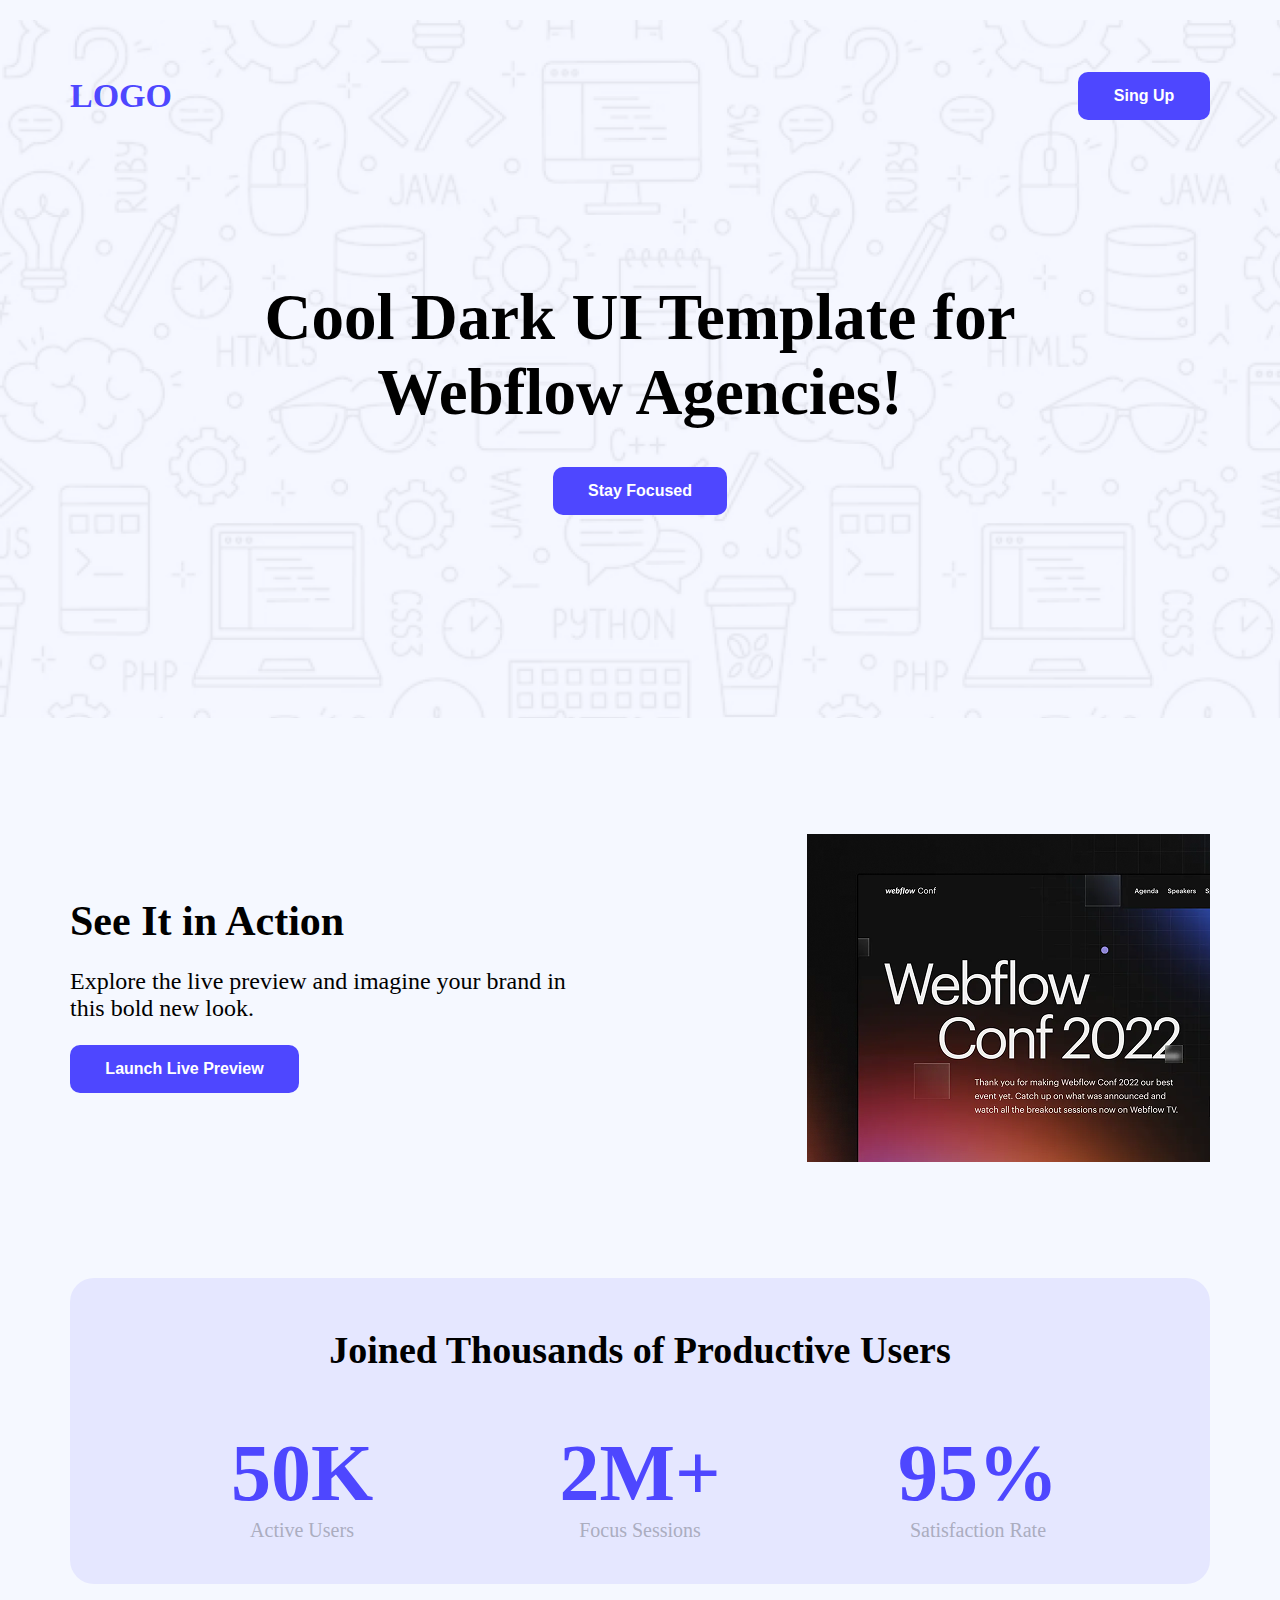
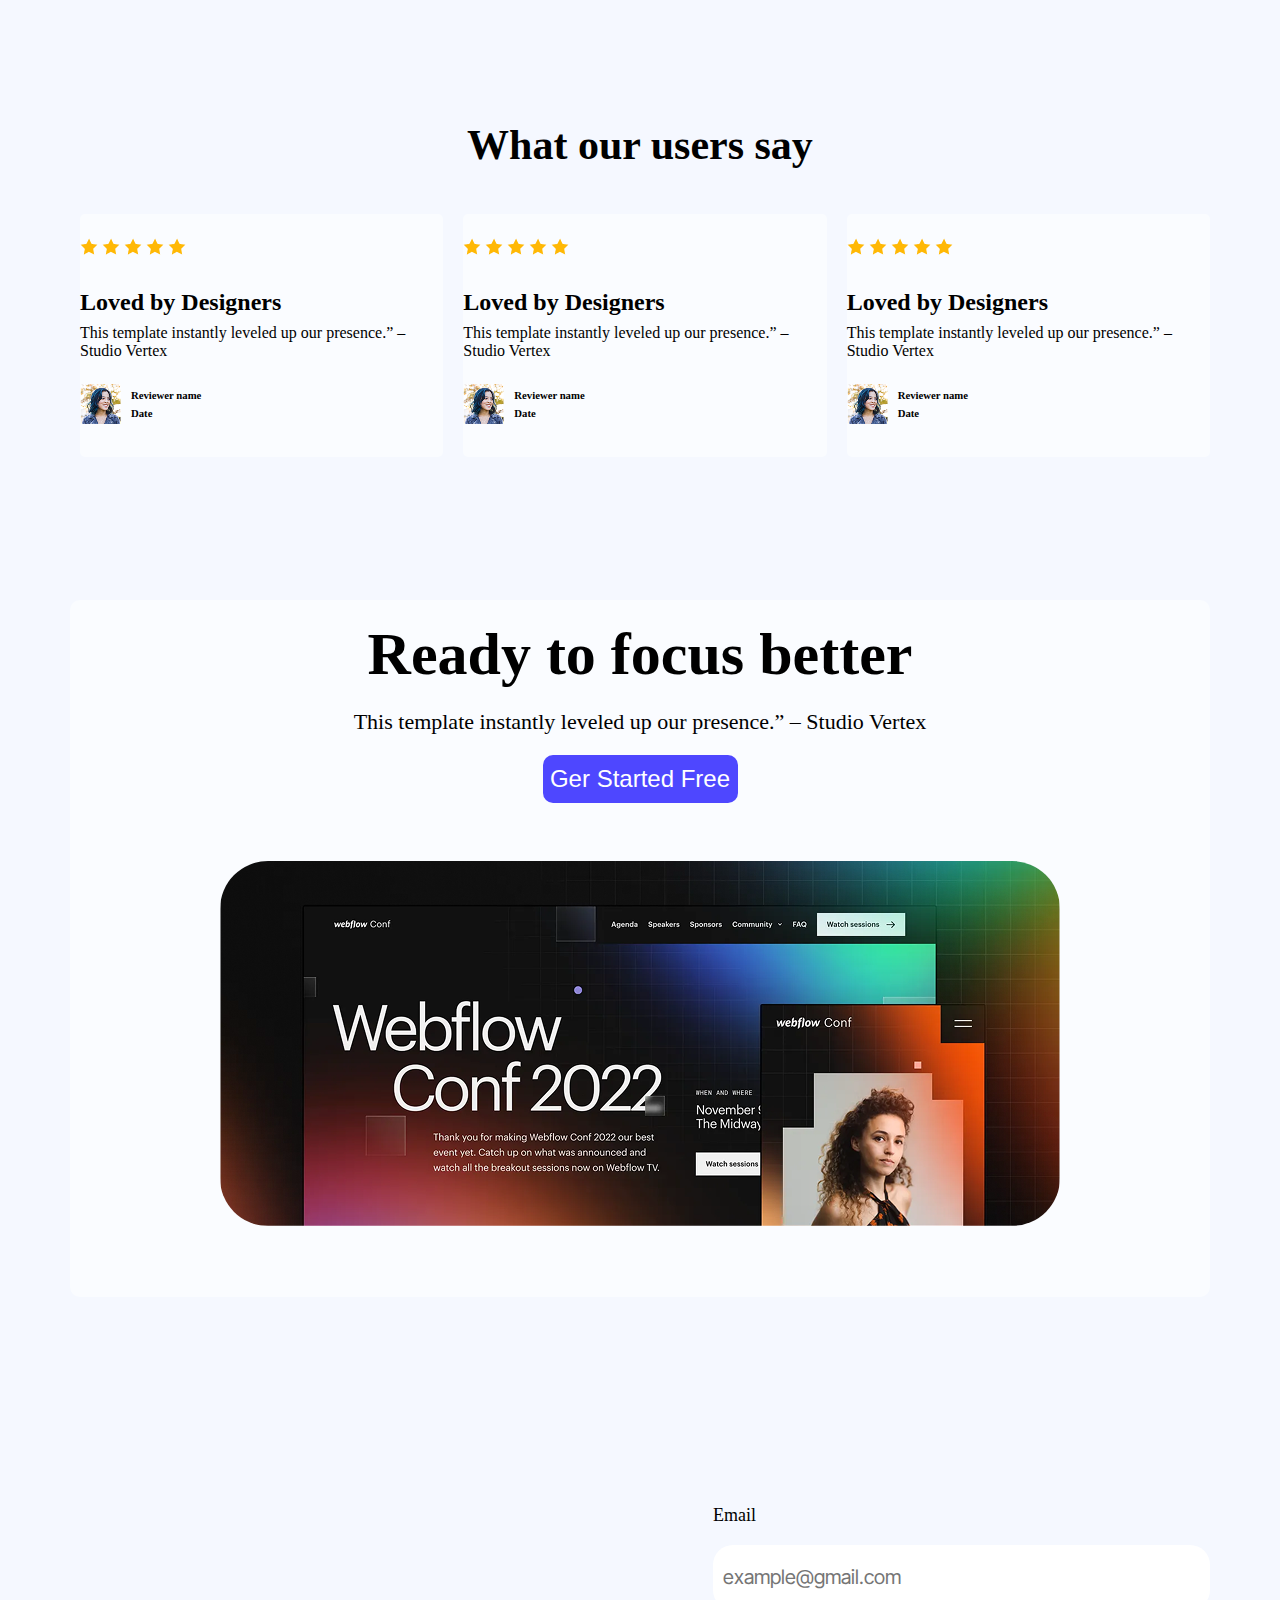
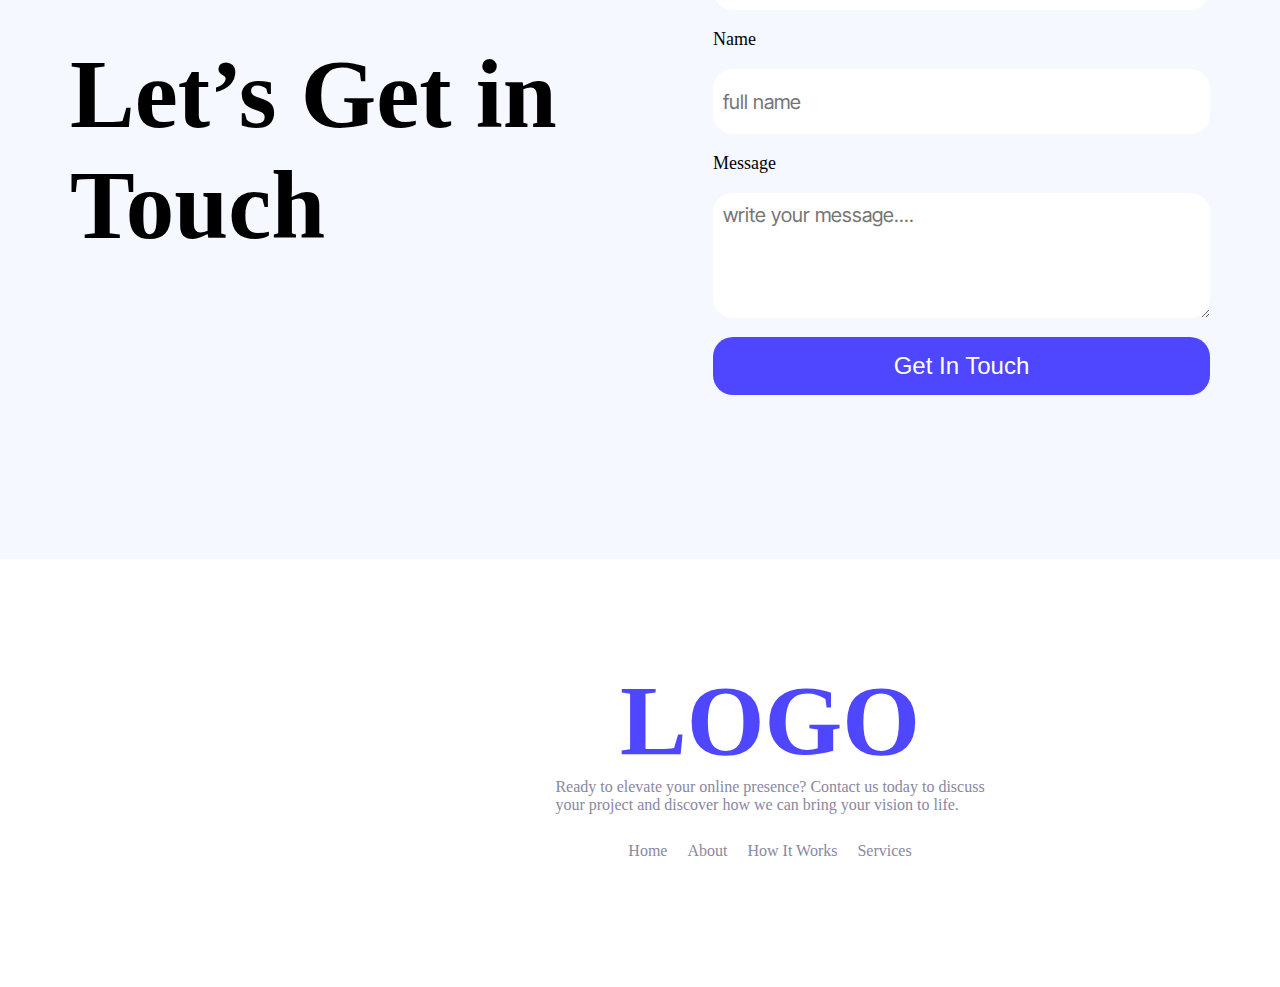
<file: index.html>
<!DOCTYPE html>
<html lang="en">
<head>
    <meta charset="UTF-8">
    <meta name="viewport" content="width=device-width, initial-scale=1.0">
    <title>B12A01-landing-launchpad</title>
    <link rel="preconnect" href="https://fonts.googleapis.com">
    <link rel="preconnect" href="https://fonts.gstatic.com" crossorigin>
    <link href="https://fonts.googleapis.com/css2?family=Open+Sans:ital,wght@0,300..800;1,300..800&family=Raleway:ital,wght@0,100..900;1,100..900&family=Roboto:ital,wght@0,100..900;1,100..900&display=swap" rel="stylesheet">
    <link rel="preconnect" href="https://fonts.googleapis.com">
    <link rel="preconnect" href="https://fonts.gstatic.com" crossorigin>
    <link href="https://fonts.googleapis.com/css2?family=Inter+Tight:ital,wght@0,100..900;1,100..900&family=Open+Sans:ital,wght@0,300..800;1,300..800&family=Raleway:ital,wght@0,100..900;1,100..900&family=Roboto:ital,wght@0,100..900;1,100..900&display=swap" rel="stylesheet">
    <link rel="shortcut icon" href="../assets/favicon.png" type="image/x-icon">
    <link rel="stylesheet" href="./css/style.css">
</head>
<body>
 <!-- Header-section-start-here -->
 <header> 
    <nav>
        <h1 class="raleway">LOGO</h1>
        <button class="sing-up inter-tight">Sing Up</button>
    </nav>



<section class="hero-section">
<div class="hero-section-title">
<h1 class="raleway">Cool Dark UI Template for Webflow Agencies!</h1>

</div>
<button class="Stay-Focused-btn raleway">Stay Focused</button>
</section>
 </header>
 <!-- Main-section-start-here -->
 <main>
 <!-- Action-section -->
<section class="action-section">
<div class="action-title">
<h1 class="raleway">See It in Action</h1>
<p class="raleway">Explore the live preview and imagine your brand in this bold new look.</p>
<button  class="Launch-Live-btn raleway">Launch Live Preview</button>
</div>
<div class="action-img">
<img src="./assets/wc-mini.png" alt="wc-mini.png">
</div>
</section>

<!-- Productive-user-section -->
<section class="productive-user-section">
<h1 class="raleway">Joined Thousands of Productive Users</h1>
<div class="user-parent">

<div class="user-child">
<p class="inter-tight">50K</p>
<span class="inter-tight">Active Users</span>
</div>

<div class="user-child">
<p class="inter-tight">2M+</p>
<span class="inter-tight">Focus Sessions</span>
</div>

<div class="user-child">
<p class="inter-tight">95%</p>
<span class="inter-tight">Satisfaction Rate</span>
</div>

</div>
</section>
<!-- review-section -->
<section class="review-section">
<h1 class="raleway">What our users say</h1>
<div class="review-parent">
<div class="review-child review-child1">
<img class="icon-star" src="./assets/icon-star.png" alt="icon-star.png">
<img class="icon-star" src="./assets/icon-star.png" alt="icon-star.png">
<img class="icon-star" src="./assets/icon-star.png" alt="icon-star.png">
<img class="icon-star" src="./assets/icon-star.png" alt="icon-star.png">
<img class="icon-star" src="./assets/icon-star.png" alt="icon-star.png">
<h2>Loved by Designers</h2>
<p>This template instantly leveled up our presence.” – Studio Vertex</p>
<div class="avarter-section">
 <div>  
<img src="./assets/avatar.png" alt="avarter">
<h6>Reviewer name</h6><br>
<h6>Date</h6>
</div> 
</div>
</div>
<div class="review-child review-child2">
<img class="icon-star" src="./assets/icon-star.png" alt="icon-star.png">
<img class="icon-star" src="./assets/icon-star.png" alt="icon-star.png">
<img class="icon-star" src="./assets/icon-star.png" alt="icon-star.png">
<img class="icon-star" src="./assets/icon-star.png" alt="icon-star.png">
<img class="icon-star" src="./assets/icon-star.png" alt="icon-star.png">
<h2>Loved by Designers</h2>
<p>This template instantly leveled up our presence.” – Studio Vertex</p>
<div class="avarter-section">
 <div>  
<img src="./assets/avatar.png" alt="avarter">
<h6>Reviewer name</h6><br>
<h6>Date</h6>
</div> 
</div>

</div>
<div class="review-child review-child3">
<img class="icon-star" src="./assets/icon-star.png" alt="icon-star.png">
<img class="icon-star" src="./assets/icon-star.png" alt="icon-star.png">
<img class="icon-star" src="./assets/icon-star.png" alt="icon-star.png">
<img class="icon-star" src="./assets/icon-star.png" alt="icon-star.png">
<img class="icon-star" src="./assets/icon-star.png" alt="icon-star.png">
<h2>Loved by Designers</h2>
<p>This template instantly leveled up our presence.” – Studio Vertex</p>
<div class="avarter-section">
 <div>  
<img src="./assets/avatar.png" alt="avarter.png">
<h6>Reviewer name</h6><br>
<h6>Date</h6>
</div> 
</div>
</div>
</div>
</section>
<!-- Webflow-section -->
<section class="Webflow-section">
<div class="Webflow-child">
<h1>Ready to focus better</h1>
<p>This template instantly leveled up our presence.” – Studio Vertex</p>
<button class="get-start-btn">Ger Started Free</button><br>
<img src="./assets/wc-big.png" alt="wc-big.png">
</div>
 </section>
<!-- input-section -->
<section class="input-section">
<div class="input-title">
<h1 class="raleway">Let’s Get in Touch</h1>
</div>

<div class="input-style">
<label for="email" id="email">Email</label>
<input  type="email" placeholder="example@gmail.com">
<label  for="name" id="name">Name</label>
<input  type="name" placeholder="full name">
<label  for="message" id="message">Message</label> 
<textarea  cols="5" rows="4" name="message" id="message" placeholder="write your message....">
</textarea>
<button class="get-in-touch-btn">Get In Touch</button>
</div>
 </section>

 </main>
 <!-- footer-start-here -->
 <footer>
<section class="footer">
<div class="footer-part">
<h1 class="raleway">LOGO</h1>
<p>
Ready to elevate your online presence? Contact us today to discuss <br>
your project and discover how we can bring your vision to life.</p>
</div>
<div class="navigation-style">
<nav class="nav">
 <ul>
    <li><a href="#">Home</a></li>
    <li><a href="#">About</a></li>
    <li><a href="#">How It Works</a></li>
    <li><a href="#">Services</a></li>
 </ul>   
</nav>
</div>
</section>
 </footer>   
</body>
</html>
</file>
<file: css/style.css>
*{
    margin: 0;
    padding: 0;
    box-sizing: border-box;
   
}
html{
   background-color: #F5F8FF;
}
/* google font */

.raleway <raleway> {
  font-family: "Raleway", sans-serif;
  font-optical-sizing: auto;
  font-weight: <weight>;
  font-style: normal;
}


.inter-tight <inter> {
  font-family: "Inter Tight", sans-serif;
  font-optical-sizing: auto;
  font-weight: <weight>;
  font-style: normal;
}

/* font-style */
input,textarea{
  font-family: "Inter Tight", sans-serif;
  font-optical-sizing: auto;
  font-weight: <weight>;
  font-style: normal;
}
/* Header-section-start-here */
header{
    background-image: url('../assets/Hero-bg.png');
    height:698px ;
    max-width:1540px;
    margin: 0 auto;
    background-size:cover;
  
}

nav{
display: flex;
justify-content: space-between;
align-items: center;
height: 151px;
width: 1140px;
margin: 20px auto;


}
nav h1{
    font-size: 34px;
    color: #4E47FF;
   cursor: pointer;
   
}
.sing-up{
    background-color: #4E47FF;
    border: none;
    color: white;
    font-size: 16px;
    font-weight: bold;
    height: 48px;
    width: 132px;
    border-radius: 10px;
    cursor: pointer;
}

.sing-up:hover{
    background-color: rgb(255, 163, 43);
}

.hero-section{
    display: flex;
    flex-direction: column;
    justify-content: center;
    align-items: center;
    width: 905px;
    height: 290px;
    margin: 100px auto;
    
}
.hero-section-title h1{
    font-size: 65px;
    font-weight: bold;
    text-align: center;
}
.Stay-Focused-btn{
height: 48px;
width: 174px;
font-size: 16px;
font-weight: bold;
margin:37px auto;
background-color: #4E47FF;
border: none;
color: white;
border-radius: 10px;
cursor: pointer;
}

.Stay-Focused-btn:hover{
    background-color: rgb(255, 163, 43);
}

main{
     background-color: #F5F8FF;
}
/* Action-section */
.action-section{
    height: 328px;
    width: 1140px;
    margin: 116px auto;
    display: flex;
    justify-content: space-between;
    

}
.action-title{
     height: 203px;
    width: 517px;
    margin: auto 0;

}
.action-title h1{
    font-size: 42px;
    font-weight: bold;
}
.action-title p{
    margin: 23px 0;
    font-size: 24px;
}

.Launch-Live-btn{
height: 48px;
width: 229px;
font-size: 16px;
font-weight: bold;
background-color: #4E47FF;
border: none;
color: white;
border-radius: 10px;
cursor: pointer;
}

.Launch-Live-btn:hover{
    background-color: rgb(255, 163, 43);
}

.action-img{
      height: 328px;
    width: 403px;
   
}

/* Productive-user-section */
.productive-user-section{
height: 306px;
width: 1140px;
margin:  116px auto;
background-color:#E5E7FF;
border-radius: 24px;

}

.productive-user-section h1{
    text-align: center;
    height: 45px;
    width: 856px;
  padding: 50px;
    margin: 50px 142px 50px 142px;
    font-size: 38px;
    font-weight: bold;
    text-align: center;
   
}
.user-parent{   
display: flex; 
justify-content: center;
align-items: center;
margin: 0px 142px 0px 142px ;
gap:158px;    
height: 121px;
width: 856px;

}

.user-child{
text-align: center;
height: 121px;
width: 180px;
}
.user-child p{
font-size: 80px;
color: #4E47FF;
font-weight: bold;

}
.user-child span{
    font-size: 20px;
    color: #ABADBF;
}

/* review-section */
.review-section{
margin: 137px auto;
height: 342px;
width: 1140px;


}


.review-section h1{
    font-size: 42px;
    font-weight: bold;
    text-align: center;
   margin-bottom: 8px;
}
.review-parent{
    margin-top: 45px;
    display: flex;
    margin-left: 10px;
   
    
}

.review-child{
 
height: 243px;
width: 366.67px;

}
.review-child .icon-star{
margin-top: 24px;    
margin-bottom: 30px;
}
.review-child h2{
margin-bottom: 8px;
}
.review-child p{
margin-bottom: 24px;
}
.avarter-section img{
  float: left;  
  margin-right: 10px;

}
.avarter-section h6{
  float: left;  
margin-top: 5px;

}
.review-child1{
    border-radius: 5px;
    margin-right: 10px;
    background-color: #FAFCFF;
}
.review-child2{
     border-radius: 5px;
    margin-left: 10px;
    margin-right: 10px;
    background-color: #FAFCFF;
}
.review-child3{
    border-radius: 5px;
    margin-left: 10px;
    background-color: #FAFCFF;
}

/* Webflow-section */
.Webflow-section{
height: 696.77px;
width: 1140px;
margin: 137px auto;
background-color: #FAFCFF;
border-radius: 10px;


}
.Webflow-child{
margin-top: 71px;
display: flex;
flex-direction: column;
justify-content: center;
align-items: center;
gap: 20px;
}
.Webflow-child h1{
     padding-top: 20px;
    font-size: 60px;

}
.Webflow-child p{
    font-size: 22px;

}
 .Webflow-child button{
    border-radius: 10px;
    background-color: #4E47FF;
    border: none;
    height: 48px;
    width: 195px;
    cursor: pointer;
    color: white;
    font-size: 24px;
}
.Webflow-child button:hover{
    background-color: rgb(255, 163, 43);
}
.Webflow-child img{
    height: 364.77px;
    width: 840px;
    border-radius: 48px;

}

/* input-section */
.input-section{
height: 632px;
width: 1140px;
display: flex;
margin: 93px auto;
justify-content: space-around;
align-items: center;
}

.input-title h1{
font-size: 97px;
font-weight: bold;
}
.input-style{
    display: flex;
    flex-direction: column;
    height: 490px;
    width: 497px;
    font-size: 18px;
    gap: 19px;
    
}
.input-style input{
font-size: 20px;    
height: 70px;
width: 497px;    
border: none;
background-color:#FFFFFF;
border-radius: 20px;
padding: 10px;
}

.input-style textarea{
    font-size: 20px;
height: 135px;
width: 497px;    
border: none;
background-color:#FFFFFF;
border-radius: 20px;
padding: 10px;
}
.input-style button{
font-size: 24px;
height: 62px;
width: 497px;    
border: none;
background-color:#4E47FF;
color: white;
border-radius: 20px;
padding: 10px;
cursor: pointer;
}

.input-style button:hover{
    background-color: rgb(255, 163, 43);
}

/* footer-start-here */
.footer{
height: 428px;
width: 1540px;
margin: 0 auto; 
background-color: white;

}
.footer-part{
margin: 0 auto;    
height: 260px;
width: 531px;
display: flex;
flex-direction: column;
justify-content: center;
align-items: center;
padding-top:100px ;
}
.footer h1{
font-size: 100px;
color: #4E47FF;

}
.footer p{
color: #8987A1;

}
.nav{
    height: 24px;

}

.nav ul{
    display: flex;
    gap: 20px;
    margin: 0 auto;
}
.nav li{
    list-style: none;
}
.nav li a{
    text-decoration: none;
    color: #8987A1;
}
</file>
